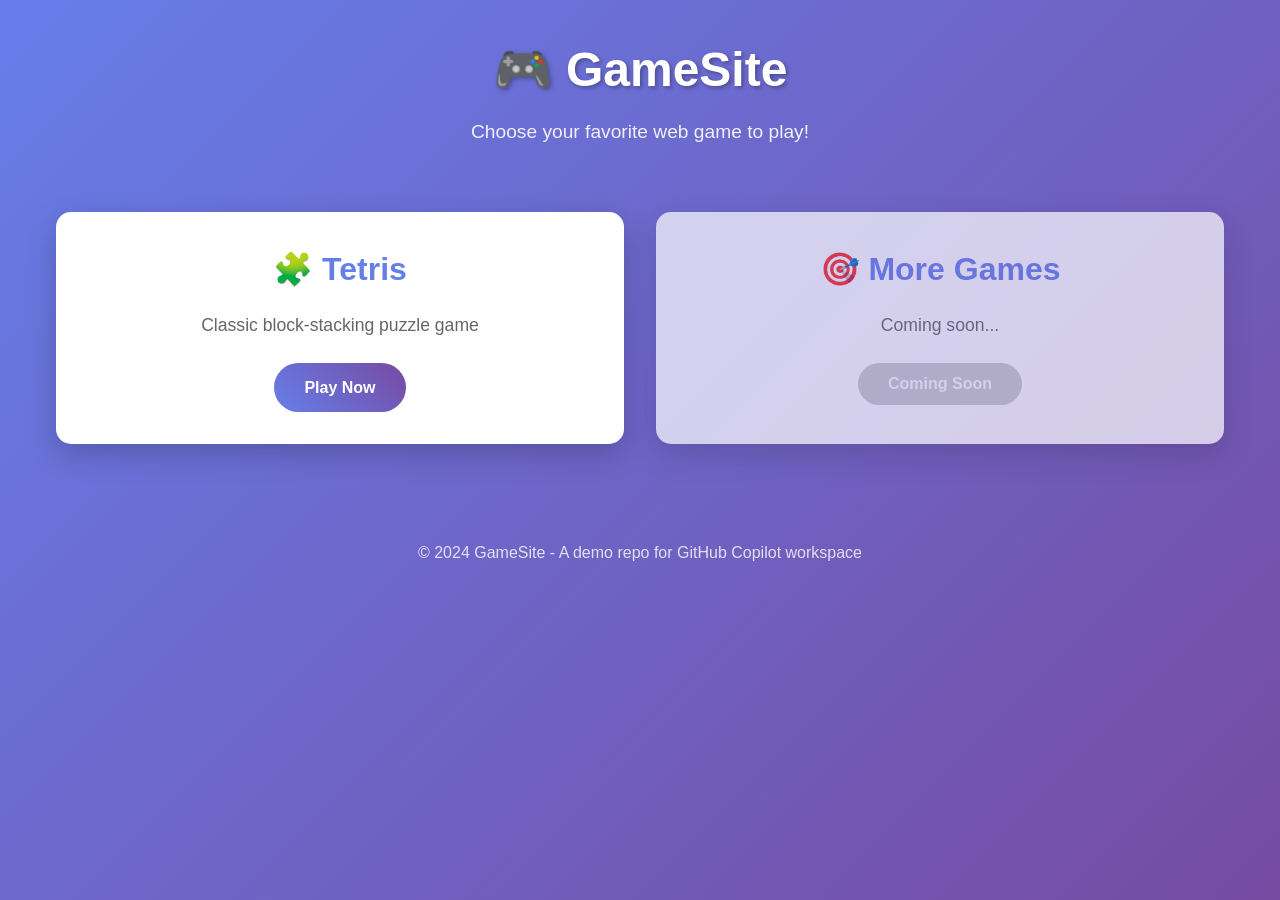
<file: index.html>
<!DOCTYPE html>
<html lang="en">
<head>
    <meta charset="UTF-8">
    <meta name="viewport" content="width=device-width, initial-scale=1.0">
    <title>GameSite - Web Games Collection</title>
    <link rel="stylesheet" href="styles.css">
</head>
<body>
    <header>
        <h1>🎮 GameSite</h1>
        <p>Choose your favorite web game to play!</p>
    </header>
    
    <main>
        <div class="games-grid">
            <div class="game-card">
                <h2>🧩 Tetris</h2>
                <p>Classic block-stacking puzzle game</p>
                <a href="tetris.html" class="play-button">Play Now</a>
            </div>
            
            <!-- More games can be added here in the future -->
            <div class="game-card coming-soon">
                <h2>🎯 More Games</h2>
                <p>Coming soon...</p>
                <button class="play-button disabled" disabled>Coming Soon</button>
            </div>
        </div>
    </main>
    
    <footer>
        <p>&copy; 2024 GameSite - A demo repo for GitHub Copilot workspace</p>
    </footer>
</body>
</html>
</file>
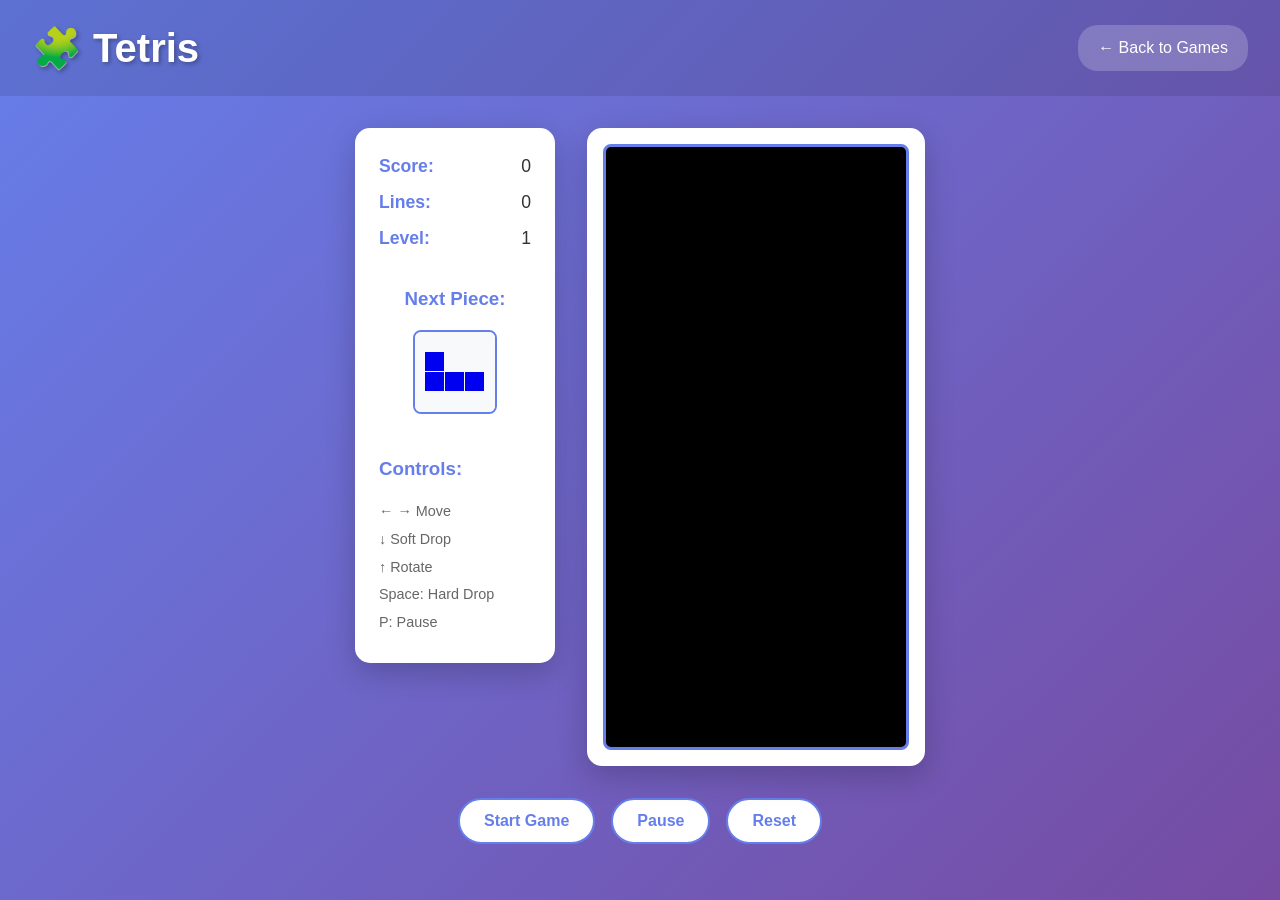
<file: tetris.html>
<!DOCTYPE html>
<html lang="en">
<head>
    <meta charset="UTF-8">
    <meta name="viewport" content="width=device-width, initial-scale=1.0">
    <title>Tetris - GameSite</title>
    <link rel="stylesheet" href="tetris.css">
</head>
<body>
    <header>
        <h1>🧩 Tetris</h1>
        <a href="index.html" class="back-button">← Back to Games</a>
    </header>
    
    <main>
        <div class="game-container">
            <div class="game-info">
                <div class="score-panel">
                    <div class="score-item">
                        <label>Score:</label>
                        <span id="score">0</span>
                    </div>
                    <div class="score-item">
                        <label>Lines:</label>
                        <span id="lines">0</span>
                    </div>
                    <div class="score-item">
                        <label>Level:</label>
                        <span id="level">1</span>
                    </div>
                </div>
                
                <div class="next-piece">
                    <h3>Next Piece:</h3>
                    <canvas id="nextCanvas" width="80" height="80"></canvas>
                </div>
                
                <div class="controls">
                    <h3>Controls:</h3>
                    <p>← → Move</p>
                    <p>↓ Soft Drop</p>
                    <p>↑ Rotate</p>
                    <p>Space: Hard Drop</p>
                    <p>P: Pause</p>
                </div>
            </div>
            
            <div class="game-board">
                <canvas id="gameCanvas" width="300" height="600"></canvas>
                <div id="gameOver" class="game-over hidden">
                    <h2>Game Over!</h2>
                    <p>Final Score: <span id="finalScore">0</span></p>
                    <button id="restartBtn" class="restart-button">Play Again</button>
                </div>
            </div>
        </div>
        
        <div class="game-controls">
            <button id="startBtn" class="control-button">Start Game</button>
            <button id="pauseBtn" class="control-button">Pause</button>
            <button id="resetBtn" class="control-button">Reset</button>
        </div>
    </main>
    
    <script src="tetris.js"></script>
</body>
</html>
</file>
<file: styles.css>
/* Reset and base styles */
* {
    margin: 0;
    padding: 0;
    box-sizing: border-box;
}

body {
    font-family: 'Arial', sans-serif;
    line-height: 1.6;
    color: #333;
    background: linear-gradient(135deg, #667eea 0%, #764ba2 100%);
    min-height: 100vh;
}

/* Header styles */
header {
    text-align: center;
    padding: 2rem 1rem;
    color: white;
}

header h1 {
    font-size: 3rem;
    margin-bottom: 0.5rem;
    text-shadow: 2px 2px 4px rgba(0,0,0,0.3);
}

header p {
    font-size: 1.2rem;
    opacity: 0.9;
}

/* Main content */
main {
    max-width: 1200px;
    margin: 0 auto;
    padding: 2rem 1rem;
}

/* Games grid */
.games-grid {
    display: grid;
    grid-template-columns: repeat(auto-fit, minmax(300px, 1fr));
    gap: 2rem;
    margin-bottom: 2rem;
}

/* Game card styles */
.game-card {
    background: white;
    border-radius: 15px;
    padding: 2rem;
    text-align: center;
    box-shadow: 0 10px 30px rgba(0,0,0,0.2);
    transition: transform 0.3s ease, box-shadow 0.3s ease;
}

.game-card:hover {
    transform: translateY(-5px);
    box-shadow: 0 15px 40px rgba(0,0,0,0.3);
}

.game-card.coming-soon {
    opacity: 0.7;
}

.game-card h2 {
    font-size: 2rem;
    margin-bottom: 1rem;
    color: #667eea;
}

.game-card p {
    margin-bottom: 1.5rem;
    color: #666;
    font-size: 1.1rem;
}

/* Button styles */
.play-button {
    display: inline-block;
    padding: 12px 30px;
    background: linear-gradient(45deg, #667eea, #764ba2);
    color: white;
    text-decoration: none;
    border-radius: 25px;
    font-weight: bold;
    transition: all 0.3s ease;
    border: none;
    font-size: 1rem;
    cursor: pointer;
}

.play-button:hover:not(.disabled) {
    transform: scale(1.05);
    box-shadow: 0 5px 15px rgba(102, 126, 234, 0.4);
}

.play-button.disabled {
    background: #ccc;
    cursor: not-allowed;
}

/* Footer */
footer {
    text-align: center;
    padding: 2rem 1rem;
    color: white;
    opacity: 0.8;
}

/* Responsive design */
@media (max-width: 768px) {
    header h1 {
        font-size: 2rem;
    }
    
    .games-grid {
        grid-template-columns: 1fr;
    }
    
    .game-card {
        padding: 1.5rem;
    }
}
</file>
<file: tetris.css>
/* Reset and base styles */
* {
    margin: 0;
    padding: 0;
    box-sizing: border-box;
}

body {
    font-family: 'Arial', sans-serif;
    line-height: 1.6;
    color: #333;
    background: linear-gradient(135deg, #667eea 0%, #764ba2 100%);
    min-height: 100vh;
}

/* Header styles */
header {
    display: flex;
    justify-content: space-between;
    align-items: center;
    padding: 1rem 2rem;
    color: white;
    background: rgba(0,0,0,0.1);
}

header h1 {
    font-size: 2.5rem;
    text-shadow: 2px 2px 4px rgba(0,0,0,0.3);
}

.back-button {
    color: white;
    text-decoration: none;
    padding: 10px 20px;
    background: rgba(255,255,255,0.2);
    border-radius: 20px;
    transition: background 0.3s ease;
}

.back-button:hover {
    background: rgba(255,255,255,0.3);
}

/* Main game container */
main {
    max-width: 1200px;
    margin: 0 auto;
    padding: 2rem 1rem;
}

.game-container {
    display: flex;
    gap: 2rem;
    justify-content: center;
    align-items: flex-start;
    margin-bottom: 2rem;
}

/* Game info panel */
.game-info {
    background: white;
    padding: 1.5rem;
    border-radius: 15px;
    box-shadow: 0 10px 30px rgba(0,0,0,0.2);
    min-width: 200px;
}

.score-panel {
    margin-bottom: 2rem;
}

.score-item {
    display: flex;
    justify-content: space-between;
    margin-bottom: 0.5rem;
    font-size: 1.1rem;
}

.score-item label {
    font-weight: bold;
    color: #667eea;
}

.next-piece {
    margin-bottom: 2rem;
    text-align: center;
}

.next-piece h3 {
    margin-bottom: 1rem;
    color: #667eea;
}

#nextCanvas {
    border: 2px solid #667eea;
    border-radius: 8px;
    background: #f8f9fa;
}

.controls h3 {
    margin-bottom: 1rem;
    color: #667eea;
}

.controls p {
    margin-bottom: 0.3rem;
    font-size: 0.9rem;
    color: #666;
}

/* Game board */
.game-board {
    position: relative;
    background: white;
    padding: 1rem;
    border-radius: 15px;
    box-shadow: 0 10px 30px rgba(0,0,0,0.2);
}

#gameCanvas {
    border: 3px solid #667eea;
    border-radius: 8px;
    background: #000;
    display: block;
}

/* Game over overlay */
.game-over {
    position: absolute;
    top: 50%;
    left: 50%;
    transform: translate(-50%, -50%);
    background: rgba(255,255,255,0.95);
    padding: 2rem;
    border-radius: 15px;
    text-align: center;
    box-shadow: 0 10px 30px rgba(0,0,0,0.3);
    z-index: 10;
}

.game-over.hidden {
    display: none;
}

.game-over h2 {
    color: #d63384;
    margin-bottom: 1rem;
    font-size: 2rem;
}

.game-over p {
    margin-bottom: 1.5rem;
    font-size: 1.2rem;
    color: #333;
}

.restart-button {
    padding: 12px 30px;
    background: linear-gradient(45deg, #667eea, #764ba2);
    color: white;
    border: none;
    border-radius: 25px;
    font-weight: bold;
    font-size: 1rem;
    cursor: pointer;
    transition: all 0.3s ease;
}

.restart-button:hover {
    transform: scale(1.05);
    box-shadow: 0 5px 15px rgba(102, 126, 234, 0.4);
}

/* Game controls */
.game-controls {
    display: flex;
    justify-content: center;
    gap: 1rem;
    flex-wrap: wrap;
}

.control-button {
    padding: 12px 24px;
    background: white;
    color: #667eea;
    border: 2px solid #667eea;
    border-radius: 25px;
    font-weight: bold;
    font-size: 1rem;
    cursor: pointer;
    transition: all 0.3s ease;
}

.control-button:hover {
    background: #667eea;
    color: white;
    transform: translateY(-2px);
    box-shadow: 0 5px 15px rgba(102, 126, 234, 0.3);
}

.control-button:disabled {
    opacity: 0.5;
    cursor: not-allowed;
    transform: none;
    box-shadow: none;
}

/* Responsive design */
@media (max-width: 768px) {
    header {
        flex-direction: column;
        gap: 1rem;
        text-align: center;
    }
    
    header h1 {
        font-size: 2rem;
    }
    
    .game-container {
        flex-direction: column;
        align-items: center;
    }
    
    .game-info {
        order: 2;
        width: 100%;
        max-width: 300px;
    }
    
    .game-board {
        order: 1;
    }
    
    #gameCanvas {
        width: 250px;
        height: 500px;
    }
    
    .game-controls {
        flex-direction: column;
        align-items: center;
    }
    
    .control-button {
        width: 200px;
    }
}
</file>
